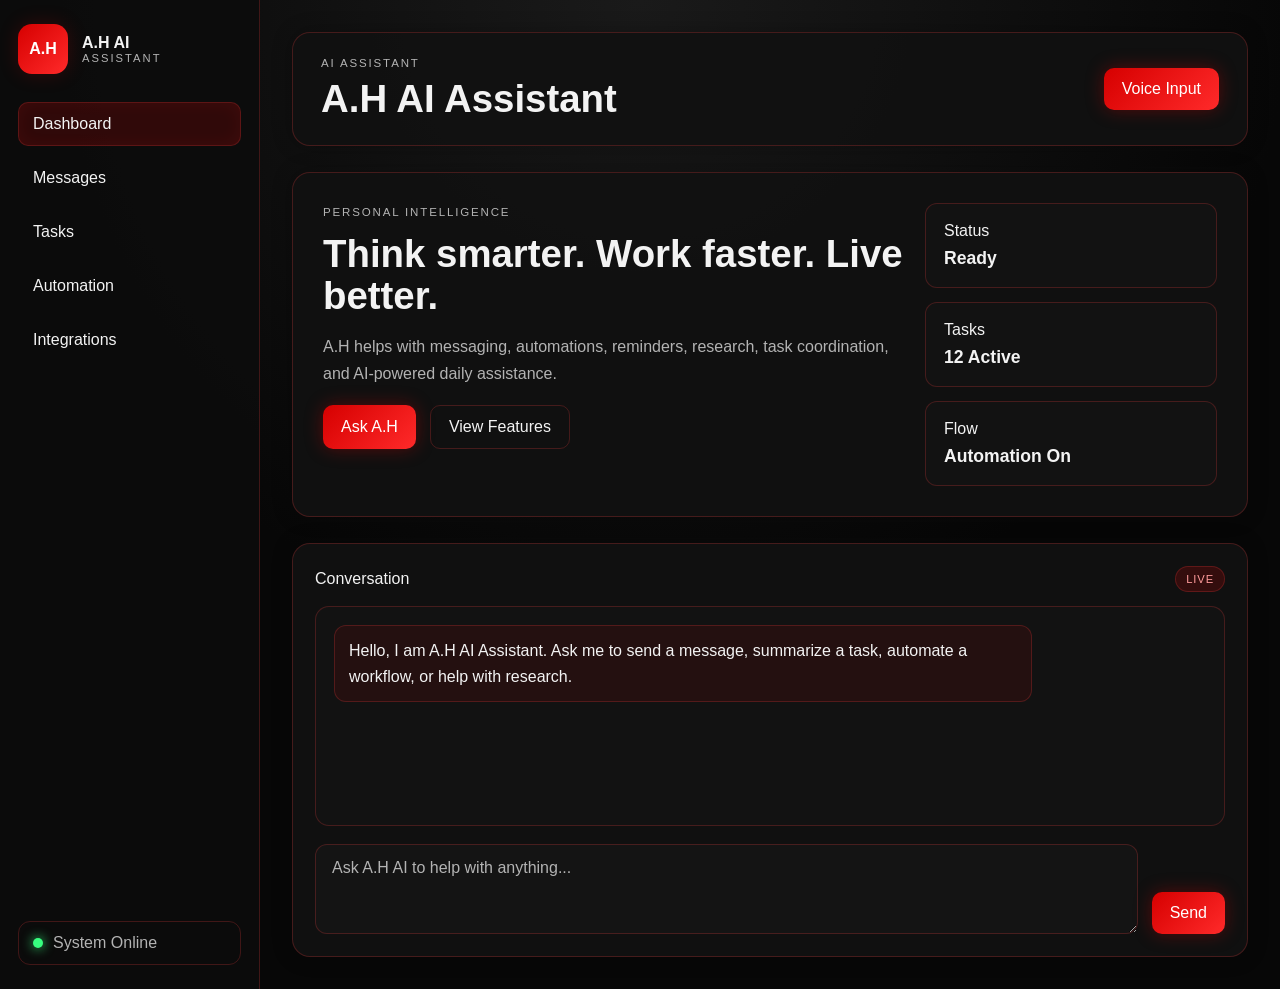
<file: frontend/index.html>
<!DOCTYPE html>
<html lang="en">
  <head>
    <meta charset="UTF-8" />
    <meta name="viewport" content="width=device-width, initial-scale=1.0" />
    <title>A.H AI Assistant</title>
    <link rel="stylesheet" href="style.css" />
  </head>
  <body>
    <div class="app-shell">
      <aside class="sidebar">
        <div class="brand-wrap">
          <div class="brand-mark">A.H</div>
          <div>
            <p class="brand-name">A.H AI</p>
            <p class="brand-sub">Assistant</p>
          </div>
        </div>

        <nav class="nav">
          <button class="nav-item active">Dashboard</button>
          <button class="nav-item">Messages</button>
          <button class="nav-item">Tasks</button>
          <button class="nav-item">Automation</button>
          <button class="nav-item">Integrations</button>
        </nav>

        <div class="status-panel">
          <span class="status-dot"></span>
          <span>System Online</span>
        </div>
      </aside>

      <main class="main-panel">
        <header class="topbar">
          <div>
            <p class="eyebrow">AI assistant</p>
            <h1>A.H AI Assistant</h1>
          </div>
          <button class="primary-btn" id="voiceBtn">Voice Input</button>
        </header>

        <section class="hero-card">
          <div class="hero-copy">
            <p class="eyebrow">Personal intelligence</p>
            <h2>Think smarter. Work faster. Live better.</h2>
            <p>
              A.H helps with messaging, automations, reminders, research,
              task coordination, and AI-powered daily assistance.
            </p>
            <div class="hero-actions">
              <button class="primary-btn" id="askBtn">Ask A.H</button>
              <button class="secondary-btn">View Features</button>
            </div>
          </div>
          <div class="hero-panel">
            <div class="mini-panel">
              <span class="panel-label">Status</span>
              <strong>Ready</strong>
            </div>
            <div class="mini-panel">
              <span class="panel-label">Tasks</span>
              <strong>12 Active</strong>
            </div>
            <div class="mini-panel">
              <span class="panel-label">Flow</span>
              <strong>Automation On</strong>
            </div>
          </div>
        </section>

        <section class="chat-card">
          <div class="chat-header">
            <span class="chat-title">Conversation</span>
            <span class="chat-badge">Live</span>
          </div>

          <div class="chat-box" id="chatBox">
            <div class="message bot">
              Hello, I am A.H AI Assistant. Ask me to send a message, summarize a task,
              automate a workflow, or help with research.
            </div>
          </div>

          <div class="composer">
            <textarea id="promptInput" rows="3" placeholder="Ask A.H AI to help with anything..."></textarea>
            <button class="primary-btn" id="sendBtn">Send</button>
          </div>
        </section>
      </main>
    </div>

    <script src="script.js"></script>
  </body>
</html>
</file>
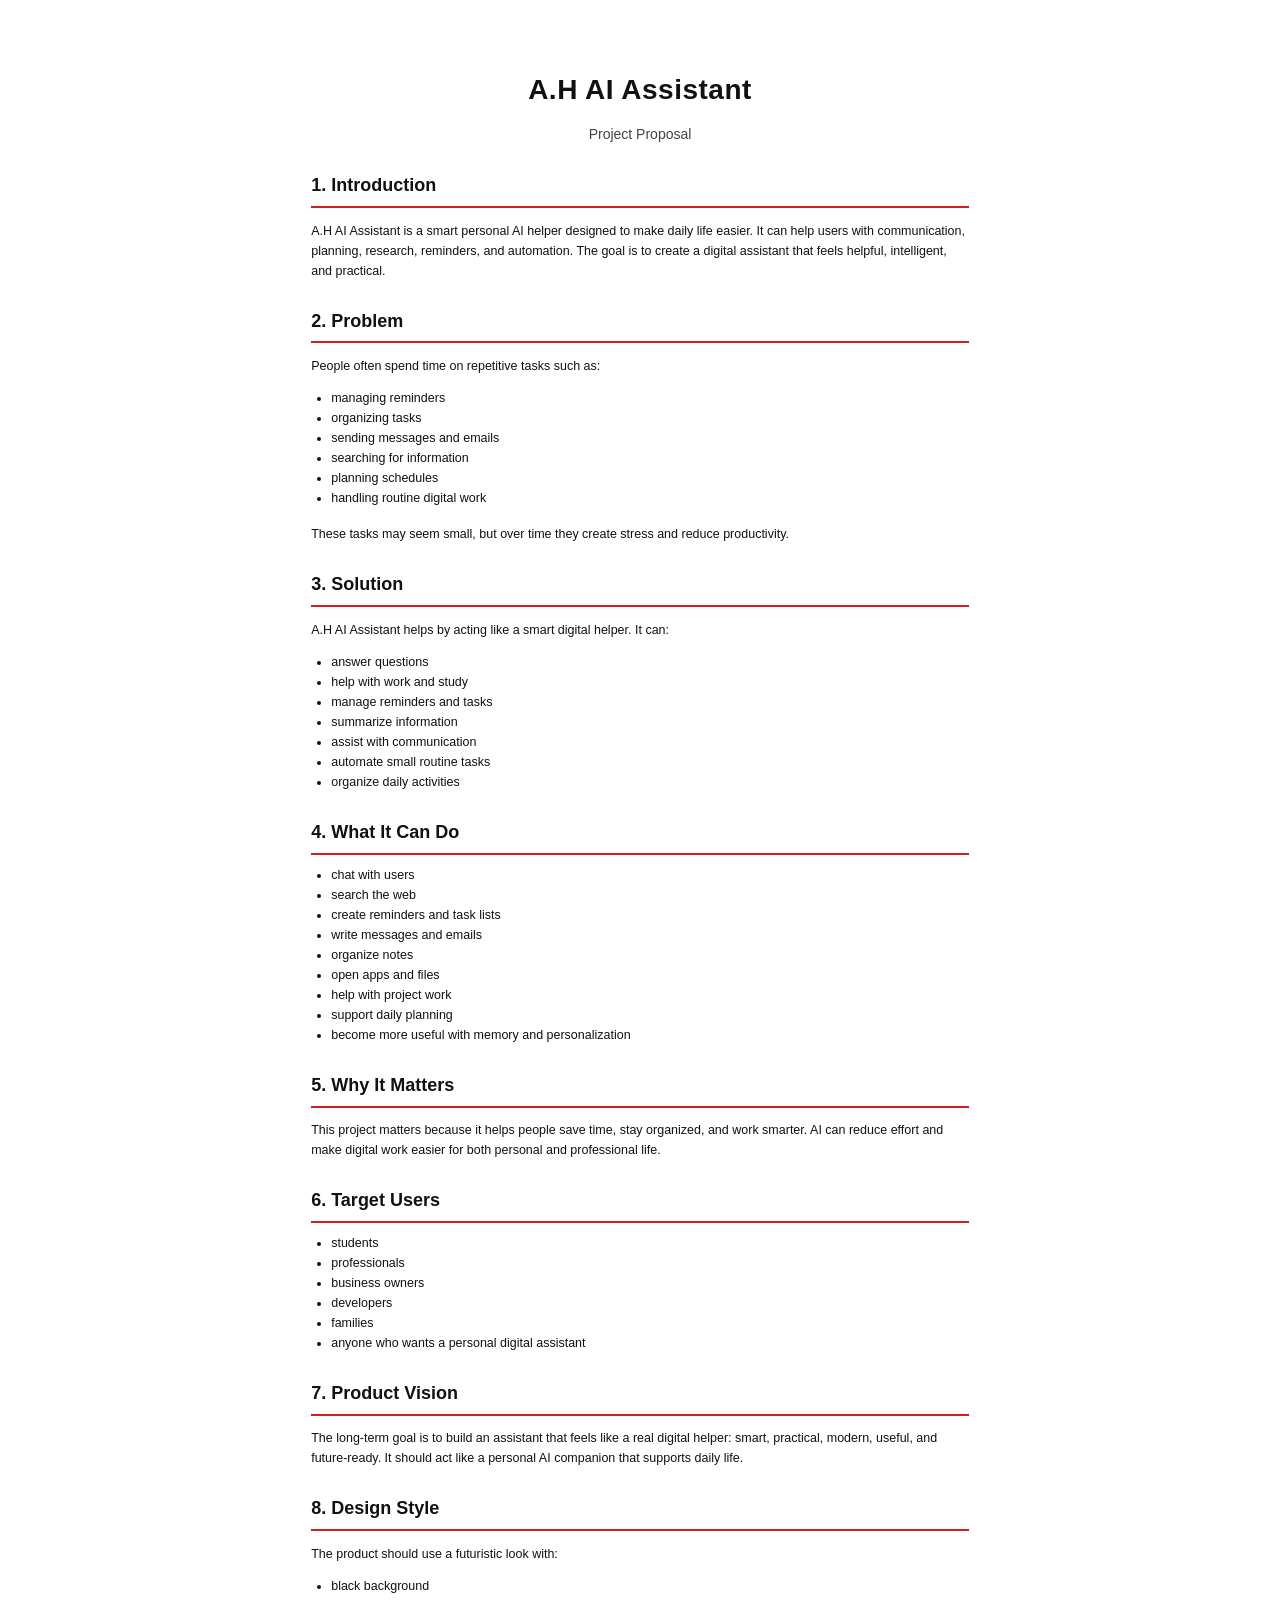
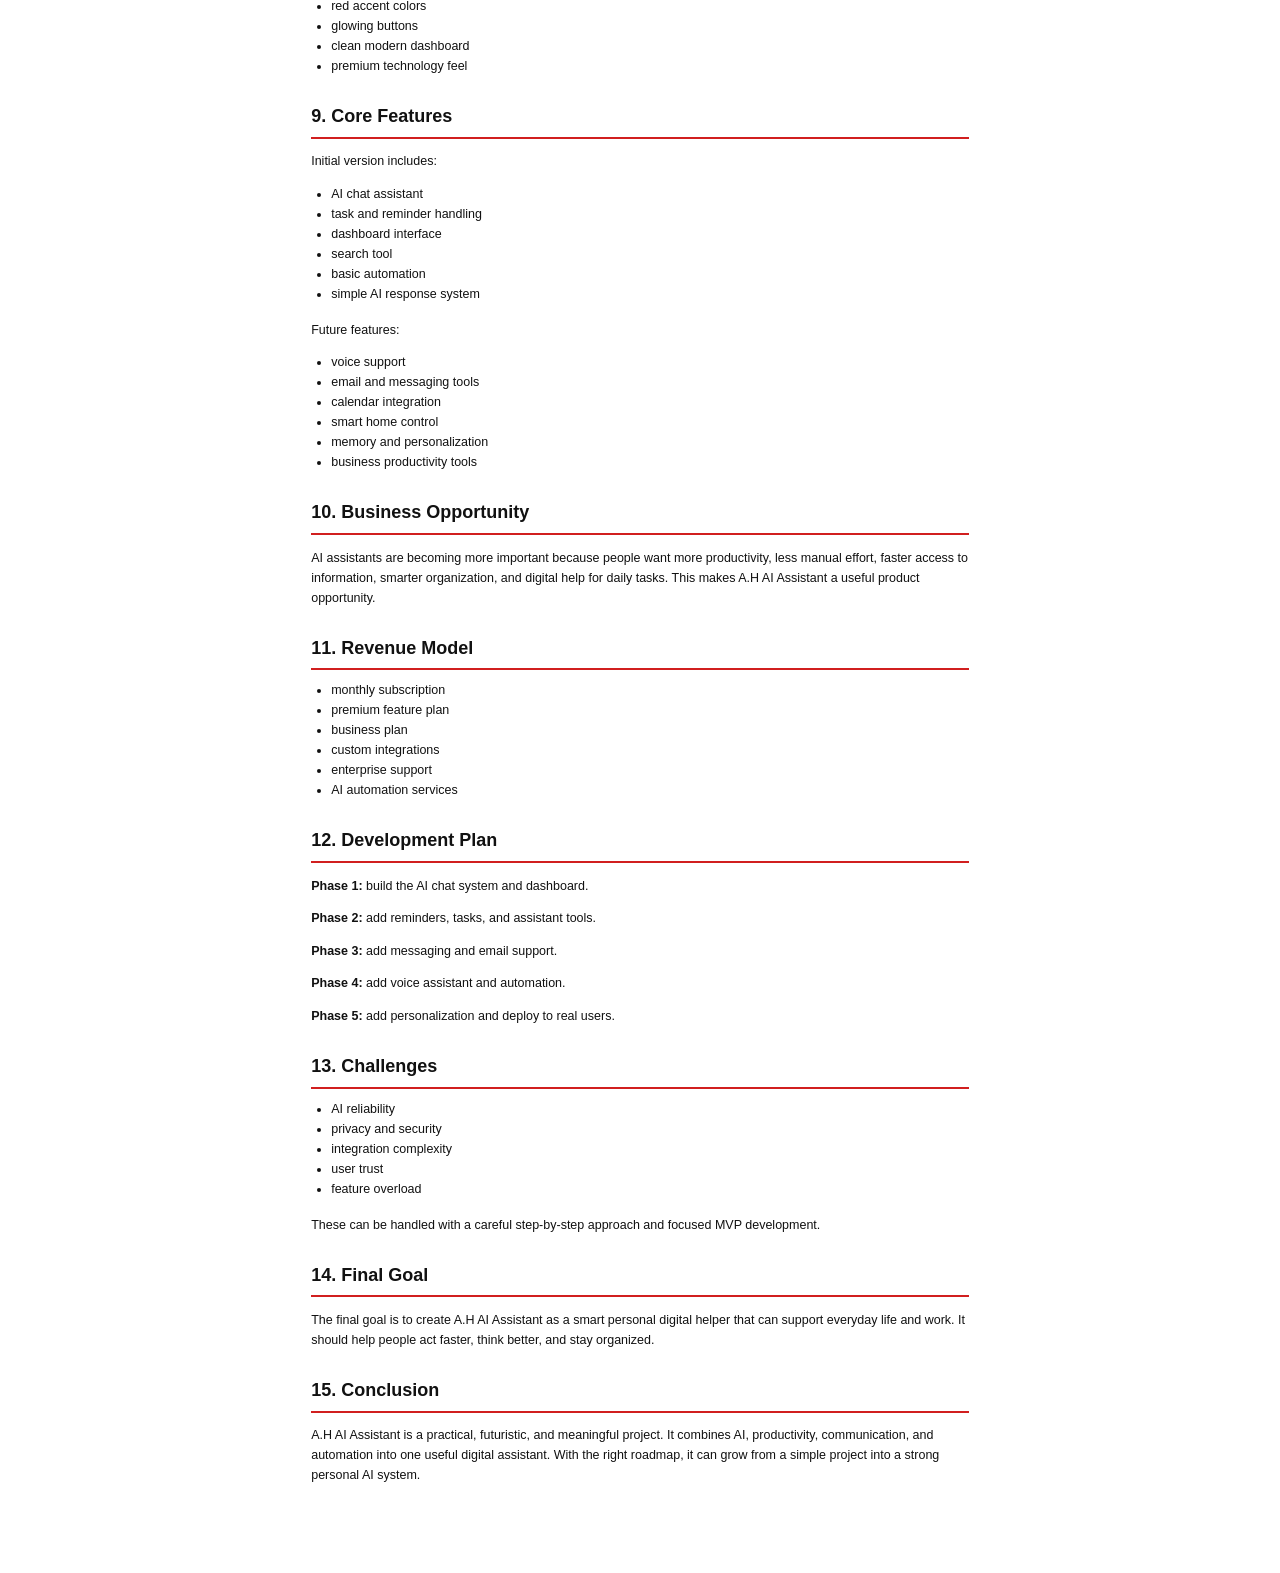
<file: docs/A.H-AI-Assistant-Project-Proposal.html>
<!DOCTYPE html>
<html lang="en">
  <head>
    <meta charset="UTF-8" />
    <meta name="viewport" content="width=device-width, initial-scale=1.0" />
    <title>A.H AI Assistant - Project Proposal</title>
    <style>
      @page {
        size: A4;
        margin: 18mm;
      }

      body {
        margin: 0;
        font-family: Arial, Helvetica, sans-serif;
        background: #ffffff;
        color: #111111;
        line-height: 1.6;
      }

      .page {
        width: 210mm;
        min-height: 297mm;
        margin: 0 auto;
        padding: 18mm 18mm 20mm 18mm;
        box-sizing: border-box;
      }

      h1 {
        font-size: 28px;
        margin: 0 0 10px 0;
        text-align: center;
        letter-spacing: 0.5px;
      }

      h2 {
        font-size: 18px;
        margin-top: 26px;
        margin-bottom: 10px;
        border-bottom: 2px solid #d11f1f;
        padding-bottom: 6px;
      }

      p, li {
        font-size: 12.5px;
      }

      ul {
        padding-left: 20px;
        margin-top: 8px;
      }

      .subtitle {
        text-align: center;
        font-size: 14px;
        color: #444;
        margin-bottom: 16px;
      }

      .section {
        margin-top: 12px;
      }

      .small {
        font-size: 11px;
        color: #555;
      }

      @media print {
        body {
          background: white;
        }
        .page {
          margin: 0;
          width: auto;
          min-height: auto;
          padding: 0;
        }
      }
    </style>
  </head>
  <body>
    <div class="page">
      <h1>A.H AI Assistant</h1>
      <div class="subtitle">Project Proposal</div>

      <div class="section">
        <h2>1. Introduction</h2>
        <p>
          A.H AI Assistant is a smart personal AI helper designed to make daily life easier. It can help users with communication,
          planning, research, reminders, and automation. The goal is to create a digital assistant that feels helpful, intelligent,
          and practical.
        </p>
      </div>

      <div class="section">
        <h2>2. Problem</h2>
        <p>People often spend time on repetitive tasks such as:</p>
        <ul>
          <li>managing reminders</li>
          <li>organizing tasks</li>
          <li>sending messages and emails</li>
          <li>searching for information</li>
          <li>planning schedules</li>
          <li>handling routine digital work</li>
        </ul>
        <p>These tasks may seem small, but over time they create stress and reduce productivity.</p>
      </div>

      <div class="section">
        <h2>3. Solution</h2>
        <p>A.H AI Assistant helps by acting like a smart digital helper. It can:</p>
        <ul>
          <li>answer questions</li>
          <li>help with work and study</li>
          <li>manage reminders and tasks</li>
          <li>summarize information</li>
          <li>assist with communication</li>
          <li>automate small routine tasks</li>
          <li>organize daily activities</li>
        </ul>
      </div>

      <div class="section">
        <h2>4. What It Can Do</h2>
        <ul>
          <li>chat with users</li>
          <li>search the web</li>
          <li>create reminders and task lists</li>
          <li>write messages and emails</li>
          <li>organize notes</li>
          <li>open apps and files</li>
          <li>help with project work</li>
          <li>support daily planning</li>
          <li>become more useful with memory and personalization</li>
        </ul>
      </div>

      <div class="section">
        <h2>5. Why It Matters</h2>
        <p>
          This project matters because it helps people save time, stay organized, and work smarter. AI can reduce effort and make
          digital work easier for both personal and professional life.
        </p>
      </div>

      <div class="section">
        <h2>6. Target Users</h2>
        <ul>
          <li>students</li>
          <li>professionals</li>
          <li>business owners</li>
          <li>developers</li>
          <li>families</li>
          <li>anyone who wants a personal digital assistant</li>
        </ul>
      </div>

      <div class="section">
        <h2>7. Product Vision</h2>
        <p>
          The long-term goal is to build an assistant that feels like a real digital helper: smart, practical, modern, useful,
          and future-ready. It should act like a personal AI companion that supports daily life.
        </p>
      </div>

      <div class="section">
        <h2>8. Design Style</h2>
        <p>The product should use a futuristic look with:</p>
        <ul>
          <li>black background</li>
          <li>red accent colors</li>
          <li>glowing buttons</li>
          <li>clean modern dashboard</li>
          <li>premium technology feel</li>
        </ul>
      </div>

      <div class="section">
        <h2>9. Core Features</h2>
        <p>Initial version includes:</p>
        <ul>
          <li>AI chat assistant</li>
          <li>task and reminder handling</li>
          <li>dashboard interface</li>
          <li>search tool</li>
          <li>basic automation</li>
          <li>simple AI response system</li>
        </ul>
        <p>Future features:</p>
        <ul>
          <li>voice support</li>
          <li>email and messaging tools</li>
          <li>calendar integration</li>
          <li>smart home control</li>
          <li>memory and personalization</li>
          <li>business productivity tools</li>
        </ul>
      </div>

      <div class="section">
        <h2>10. Business Opportunity</h2>
        <p>
          AI assistants are becoming more important because people want more productivity, less manual effort, faster access to
          information, smarter organization, and digital help for daily tasks. This makes A.H AI Assistant a useful product opportunity.
        </p>
      </div>

      <div class="section">
        <h2>11. Revenue Model</h2>
        <ul>
          <li>monthly subscription</li>
          <li>premium feature plan</li>
          <li>business plan</li>
          <li>custom integrations</li>
          <li>enterprise support</li>
          <li>AI automation services</li>
        </ul>
      </div>

      <div class="section">
        <h2>12. Development Plan</h2>
        <p><strong>Phase 1:</strong> build the AI chat system and dashboard.</p>
        <p><strong>Phase 2:</strong> add reminders, tasks, and assistant tools.</p>
        <p><strong>Phase 3:</strong> add messaging and email support.</p>
        <p><strong>Phase 4:</strong> add voice assistant and automation.</p>
        <p><strong>Phase 5:</strong> add personalization and deploy to real users.</p>
      </div>

      <div class="section">
        <h2>13. Challenges</h2>
        <ul>
          <li>AI reliability</li>
          <li>privacy and security</li>
          <li>integration complexity</li>
          <li>user trust</li>
          <li>feature overload</li>
        </ul>
        <p>These can be handled with a careful step-by-step approach and focused MVP development.</p>
      </div>

      <div class="section">
        <h2>14. Final Goal</h2>
        <p>
          The final goal is to create A.H AI Assistant as a smart personal digital helper that can support everyday life and work.
          It should help people act faster, think better, and stay organized.
        </p>
      </div>

      <div class="section">
        <h2>15. Conclusion</h2>
        <p>
          A.H AI Assistant is a practical, futuristic, and meaningful project. It combines AI, productivity, communication,
          and automation into one useful digital assistant. With the right roadmap, it can grow from a simple project into a strong personal AI system.
        </p>
      </div>
    </div>
  </body>
</html>
</file>
<file: frontend/style.css>
:root {
  --bg: #070707;
  --bg-soft: #101010;
  --panel: #141414;
  --panel-strong: #1d1d1d;
  --border: rgba(255, 66, 66, 0.22);
  --text: #f3f3f3;
  --muted: #b3b3b3;
  --accent: #d60000;
  --accent-strong: #ff2a2a;
  --accent-soft: rgba(214, 0, 0, 0.18);
  --shadow: rgba(214, 0, 0, 0.2);
}

* {
  box-sizing: border-box;
}

body {
  margin: 0;
  background: radial-gradient(circle at top, #1a1a1a 0%, var(--bg) 55%);
  color: var(--text);
  font-family: "Segoe UI", Arial, sans-serif;
}

button,
textarea {
  font: inherit;
}

.app-shell {
  display: grid;
  grid-template-columns: 260px 1fr;
  min-height: 100vh;
}

.sidebar {
  background: rgba(12, 12, 12, 0.95);
  border-right: 1px solid var(--border);
  padding: 24px 18px;
  display: flex;
  flex-direction: column;
  gap: 28px;
}

.brand-wrap {
  display: flex;
  align-items: center;
  gap: 14px;
}

.brand-mark {
  width: 50px;
  height: 50px;
  border-radius: 14px;
  display: grid;
  place-items: center;
  background: linear-gradient(135deg, var(--accent), var(--accent-strong));
  box-shadow: 0 0 20px var(--shadow);
  font-weight: 800;
  color: white;
}

.brand-name,
.brand-sub,
.eyebrow,
.panel-label,
.chat-title,
.chat-badge,
.status-panel {
  margin: 0;
}

.brand-name {
  font-size: 1rem;
  font-weight: 700;
}

.brand-sub {
  color: var(--muted);
  font-size: 0.7rem;
  letter-spacing: 0.18em;
  text-transform: uppercase;
}

.nav {
  display: flex;
  flex-direction: column;
  gap: 10px;
}

.nav-item {
  background: transparent;
  border: 1px solid transparent;
  color: var(--text);
  text-align: left;
  padding: 12px 14px;
  border-radius: 10px;
  cursor: pointer;
  transition: 0.2s ease;
}

.nav-item.active,
.nav-item:hover {
  background: var(--accent-soft);
  border-color: var(--border);
  box-shadow: inset 0 0 18px rgba(255, 42, 42, 0.08);
}

.status-panel {
  margin-top: auto;
  display: flex;
  align-items: center;
  gap: 10px;
  color: var(--muted);
  border: 1px solid var(--border);
  border-radius: 12px;
  padding: 12px 14px;
}

.status-dot {
  width: 10px;
  height: 10px;
  border-radius: 50%;
  background: #37ff7f;
  box-shadow: 0 0 12px #37ff7f;
}

.main-panel {
  padding: 32px;
}

.topbar,
.hero-card,
.chat-card {
  background: rgba(17, 17, 17, 0.95);
  border: 1px solid var(--border);
  border-radius: 18px;
  box-shadow: 0 0 20px rgba(0, 0, 0, 0.3);
}

.topbar {
  padding: 24px 28px;
  display: flex;
  align-items: center;
  justify-content: space-between;
}

.eyebrow {
  color: var(--muted);
  text-transform: uppercase;
  letter-spacing: 0.16em;
  font-size: 0.72rem;
}

.topbar h1 {
  margin: 8px 0 0;
  font-size: clamp(1.8rem, 3vw, 2.6rem);
}

.primary-btn,
.secondary-btn {
  border: none;
  border-radius: 10px;
  padding: 12px 18px;
  cursor: pointer;
  transition: 0.2s ease;
}

.primary-btn {
  background: linear-gradient(135deg, var(--accent), var(--accent-strong));
  color: white;
  box-shadow: 0 0 18px rgba(214, 0, 0, 0.35);
}

.primary-btn:hover {
  transform: translateY(-1px);
  box-shadow: 0 0 22px rgba(214, 0, 0, 0.5);
}

.secondary-btn {
  background: transparent;
  color: var(--text);
  border: 1px solid var(--border);
}

.hero-card {
  margin-top: 26px;
  padding: 30px;
  display: grid;
  grid-template-columns: 2fr 1fr;
  gap: 18px;
}

.hero-copy h2 {
  margin: 10px 0;
  font-size: clamp(2rem, 3vw, 3rem);
  line-height: 1.1;
}

.hero-copy p {
  color: var(--muted);
  line-height: 1.7;
  max-width: 700px;
}

.hero-actions {
  display: flex;
  gap: 14px;
  margin-top: 18px;
}

.hero-panel {
  display: grid;
  gap: 14px;
}

.mini-panel {
  background: rgba(255, 255, 255, 0.01);
  border: 1px solid var(--border);
  border-radius: 12px;
  padding: 18px;
  display: flex;
  flex-direction: column;
  gap: 8px;
}

.mini-panel strong {
  font-size: 1.1rem;
}

.chat-card {
  margin-top: 26px;
  padding: 22px;
}

.chat-header {
  display: flex;
  align-items: center;
  justify-content: space-between;
  margin-bottom: 14px;
}

.chat-badge {
  background: var(--accent-soft);
  color: #ff9c9c;
  border: 1px solid var(--border);
  border-radius: 999px;
  padding: 6px 10px;
  font-size: 0.7rem;
  letter-spacing: 0.08em;
  text-transform: uppercase;
}

.chat-box {
  min-height: 220px;
  border: 1px solid var(--border);
  border-radius: 14px;
  background: rgba(255, 255, 255, 0.01);
  padding: 18px;
  display: flex;
  flex-direction: column;
  gap: 10px;
}

.message {
  max-width: 80%;
  padding: 12px 14px;
  border-radius: 12px;
  line-height: 1.6;
}

.message.bot {
  background: rgba(214, 0, 0, 0.09);
  border: 1px solid var(--border);
}

.message.user {
  align-self: flex-end;
  background: rgba(255, 255, 255, 0.04);
  border: 1px solid var(--border);
}

.composer {
  display: flex;
  align-items: flex-end;
  gap: 14px;
  margin-top: 18px;
}

.composer textarea {
  flex: 1;
  background: rgba(255, 255, 255, 0.02);
  border: 1px solid var(--border);
  border-radius: 12px;
  color: var(--text);
  resize: vertical;
  padding: 14px 16px;
  min-height: 90px;
}

.composer textarea::placeholder {
  color: var(--muted);
}

@media (max-width: 900px) {
  .app-shell {
    grid-template-columns: 1fr;
  }

  .sidebar {
    border-right: none;
    border-bottom: 1px solid var(--border);
  }

  .hero-card {
    grid-template-columns: 1fr;
  }

  .composer {
    flex-direction: column;
    align-items: stretch;
  }
}
</file>
